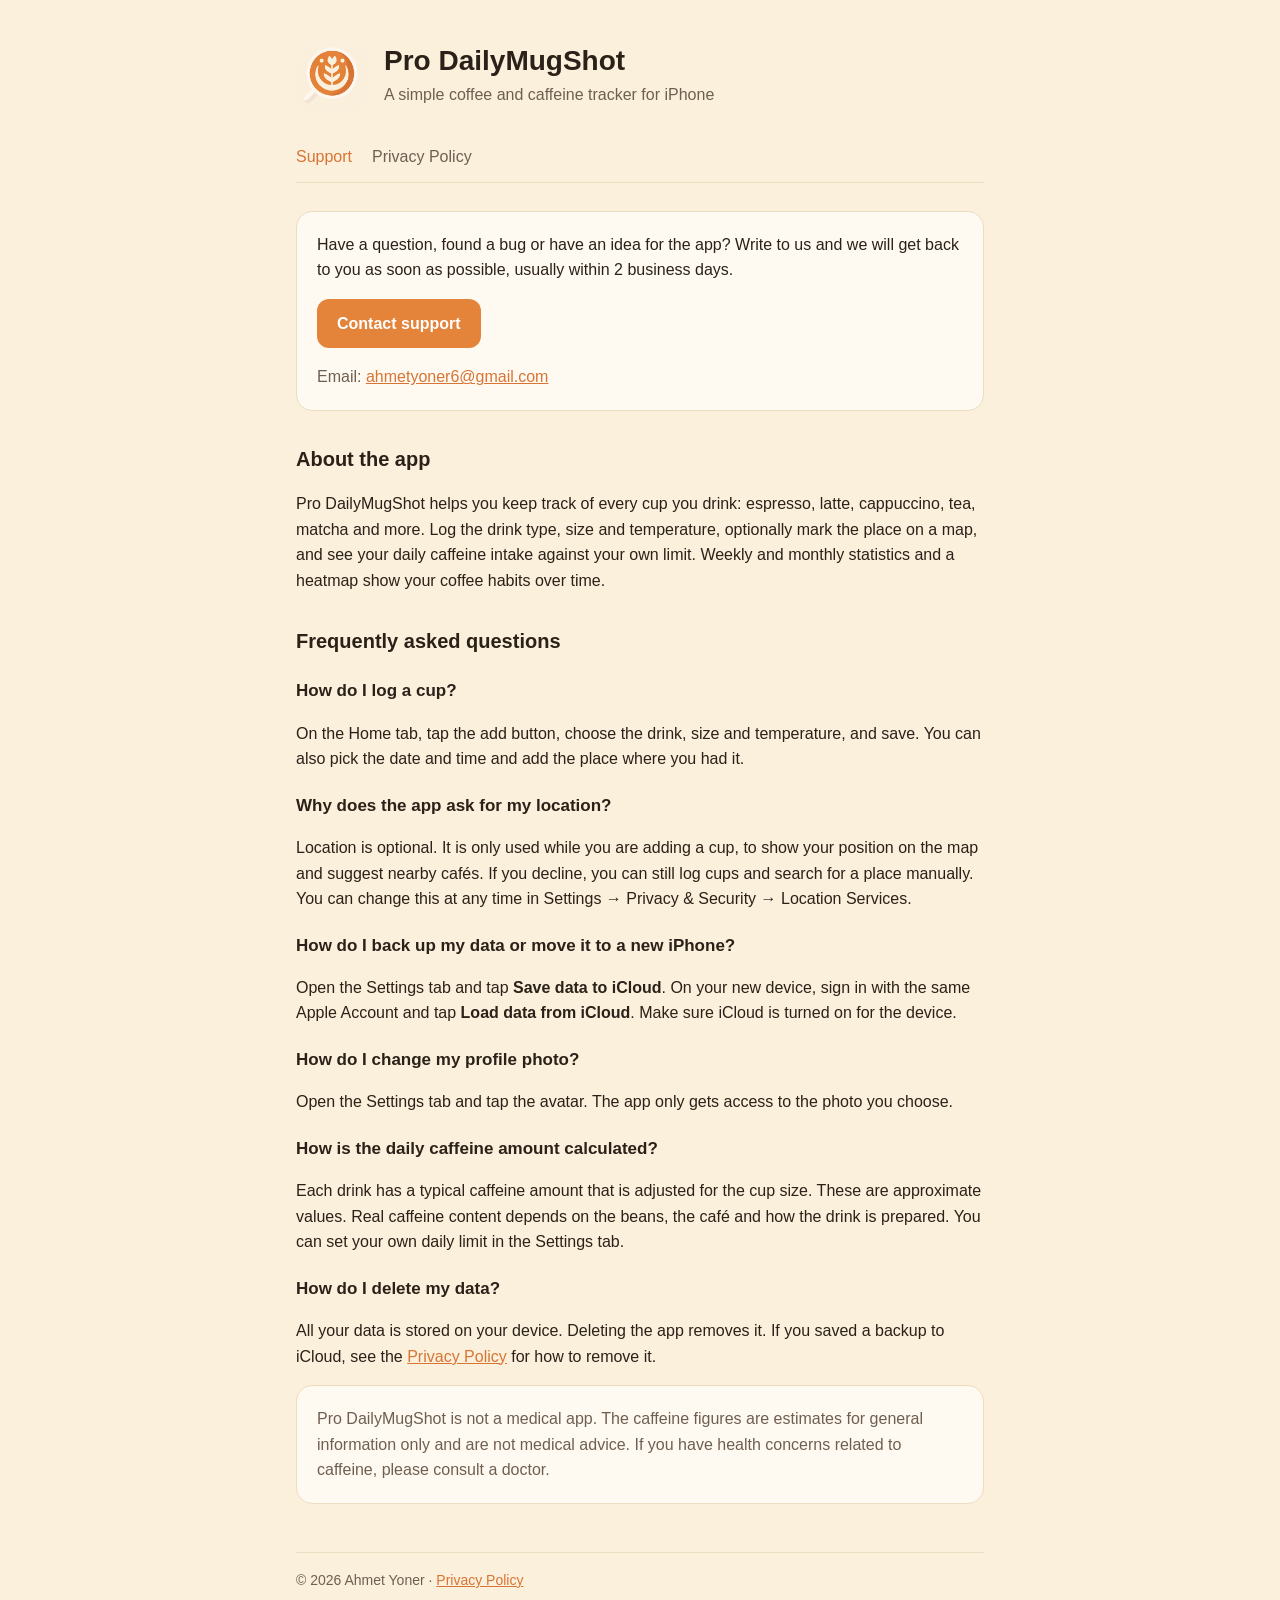
<file: index.html>
<!doctype html>
<html lang="en">
<head>
  <meta charset="utf-8">
  <meta name="viewport" content="width=device-width, initial-scale=1">
  <title>Pro DailyMugShot — Support</title>
  <meta name="description" content="Support for Pro DailyMugShot, a simple coffee and caffeine tracker for iPhone.">
  <link rel="stylesheet" href="style.css">
  <link rel="icon" href="icon.png">
</head>
<body>
  <div class="wrap">
    <header>
      <img src="icon.png" alt="Pro DailyMugShot icon">
      <div>
        <h1>Pro DailyMugShot</h1>
        <p>A simple coffee and caffeine tracker for iPhone</p>
      </div>
    </header>

    <nav>
      <a href="./" aria-current="page">Support</a>
      <a href="privacy.html">Privacy Policy</a>
    </nav>

    <div class="card">
      <p>Have a question, found a bug or have an idea for the app? Write to us and we will get back to you as soon as possible, usually within 2 business days.</p>
      <p><a class="button" href="mailto:ahmetyoner6@gmail.com?subject=Pro%20DailyMugShot%20Support">Contact support</a></p>
      <p class="muted">Email: <a href="mailto:ahmetyoner6@gmail.com">ahmetyoner6@gmail.com</a></p>
    </div>

    <h2>About the app</h2>
    <p>Pro DailyMugShot helps you keep track of every cup you drink: espresso, latte, cappuccino, tea, matcha and more. Log the drink type, size and temperature, optionally mark the place on a map, and see your daily caffeine intake against your own limit. Weekly and monthly statistics and a heatmap show your coffee habits over time.</p>

    <h2>Frequently asked questions</h2>

    <h3>How do I log a cup?</h3>
    <p>On the Home tab, tap the add button, choose the drink, size and temperature, and save. You can also pick the date and time and add the place where you had it.</p>

    <h3>Why does the app ask for my location?</h3>
    <p>Location is optional. It is only used while you are adding a cup, to show your position on the map and suggest nearby cafés. If you decline, you can still log cups and search for a place manually. You can change this at any time in Settings → Privacy &amp; Security → Location Services.</p>

    <h3>How do I back up my data or move it to a new iPhone?</h3>
    <p>Open the Settings tab and tap <b>Save data to iCloud</b>. On your new device, sign in with the same Apple Account and tap <b>Load data from iCloud</b>. Make sure iCloud is turned on for the device.</p>

    <h3>How do I change my profile photo?</h3>
    <p>Open the Settings tab and tap the avatar. The app only gets access to the photo you choose.</p>

    <h3>How is the daily caffeine amount calculated?</h3>
    <p>Each drink has a typical caffeine amount that is adjusted for the cup size. These are approximate values. Real caffeine content depends on the beans, the café and how the drink is prepared. You can set your own daily limit in the Settings tab.</p>

    <h3>How do I delete my data?</h3>
    <p>All your data is stored on your device. Deleting the app removes it. If you saved a backup to iCloud, see the <a href="privacy.html#deletion">Privacy Policy</a> for how to remove it.</p>

    <div class="card">
      <p class="muted">Pro DailyMugShot is not a medical app. The caffeine figures are estimates for general information only and are not medical advice. If you have health concerns related to caffeine, please consult a doctor.</p>
    </div>

    <footer>
      © 2026 Ahmet Yoner · <a href="privacy.html">Privacy Policy</a>
    </footer>
  </div>
</body>
</html>
</file>
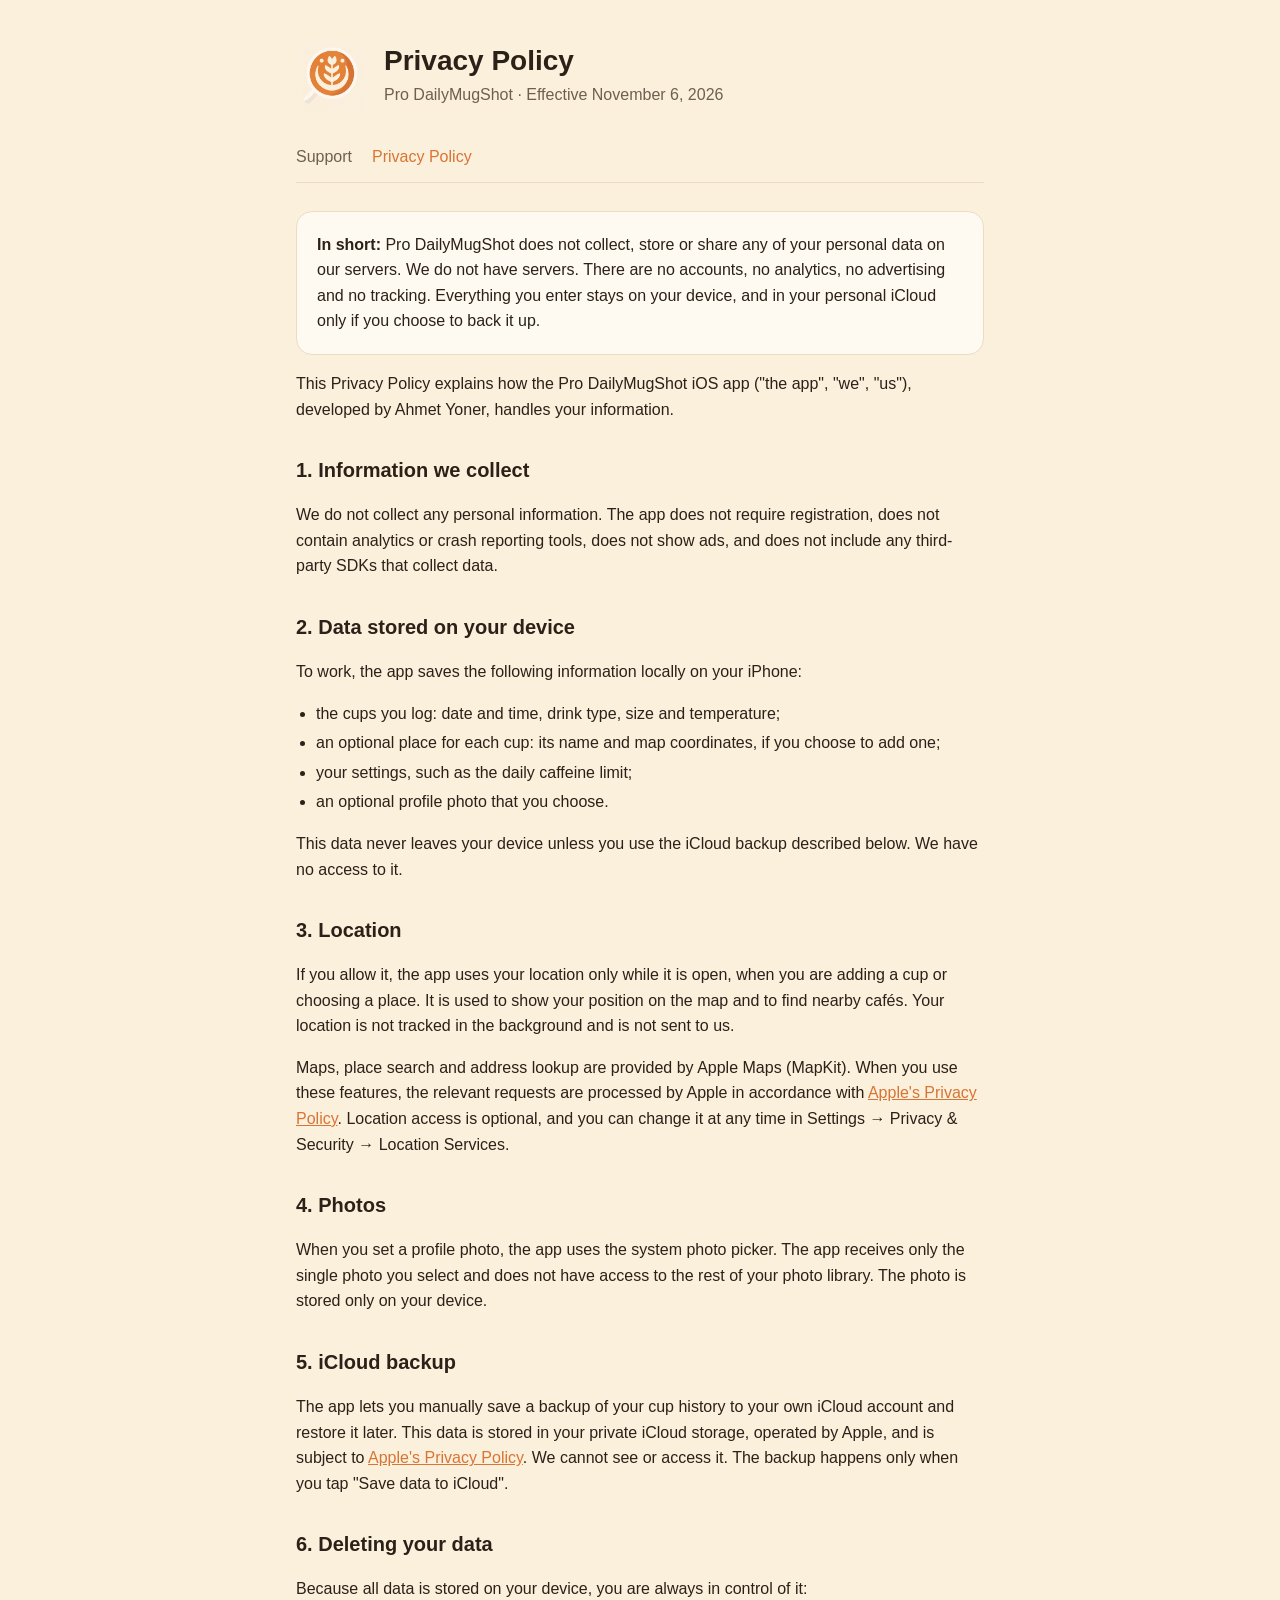
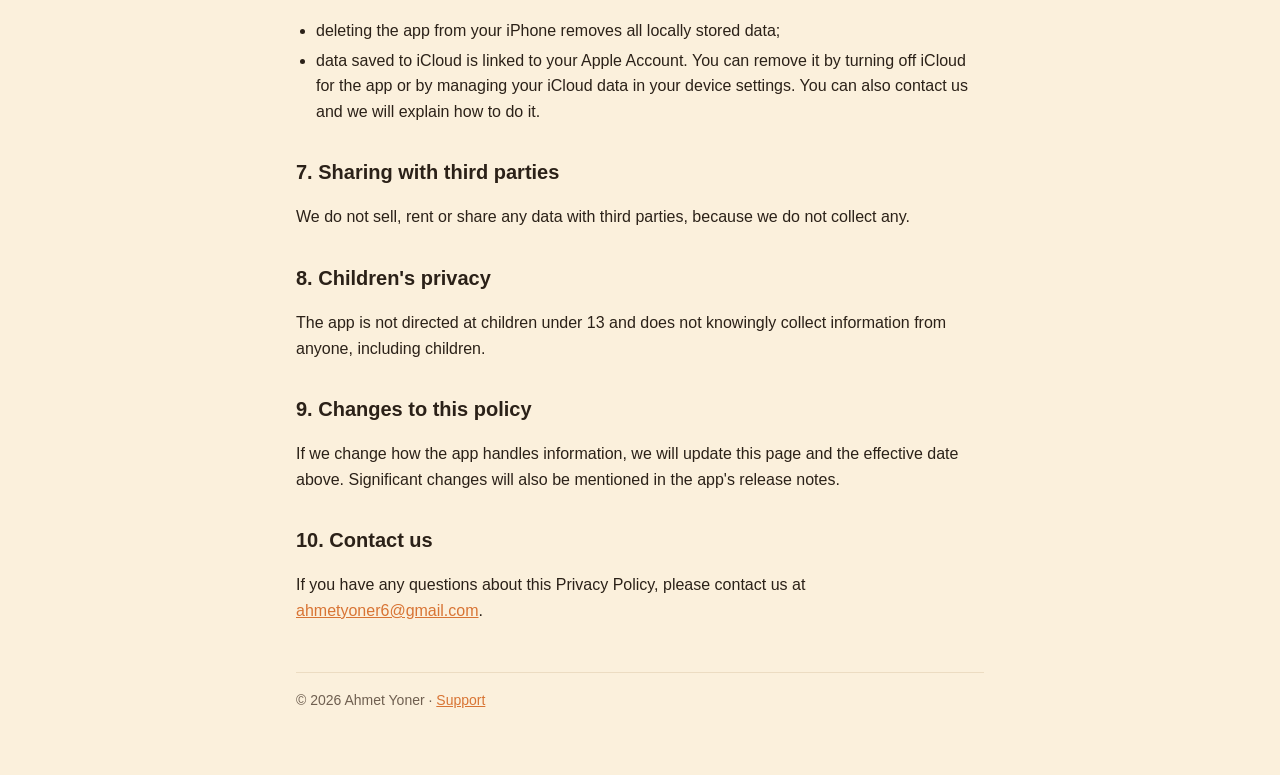
<file: privacy.html>
<!doctype html>
<html lang="en">
<head>
  <meta charset="utf-8">
  <meta name="viewport" content="width=device-width, initial-scale=1">
  <title>Pro DailyMugShot — Privacy Policy</title>
  <meta name="description" content="Privacy Policy for Pro DailyMugShot. The app does not collect any personal data.">
  <link rel="stylesheet" href="style.css">
  <link rel="icon" href="icon.png">
</head>
<body>
  <div class="wrap">
    <header>
      <img src="icon.png" alt="Pro DailyMugShot icon">
      <div>
        <h1>Privacy Policy</h1>
        <p>Pro DailyMugShot · Effective November 6, 2026</p>
      </div>
    </header>

    <nav>
      <a href="./">Support</a>
      <a href="privacy.html" aria-current="page">Privacy Policy</a>
    </nav>

    <div class="card">
      <p><b>In short:</b> Pro DailyMugShot does not collect, store or share any of your personal data on our servers. We do not have servers. There are no accounts, no analytics, no advertising and no tracking. Everything you enter stays on your device, and in your personal iCloud only if you choose to back it up.</p>
    </div>

    <p>This Privacy Policy explains how the Pro DailyMugShot iOS app ("the app", "we", "us"), developed by Ahmet Yoner, handles your information.</p>

    <h2>1. Information we collect</h2>
    <p>We do not collect any personal information. The app does not require registration, does not contain analytics or crash reporting tools, does not show ads, and does not include any third-party SDKs that collect data.</p>

    <h2>2. Data stored on your device</h2>
    <p>To work, the app saves the following information locally on your iPhone:</p>
    <ul>
      <li>the cups you log: date and time, drink type, size and temperature;</li>
      <li>an optional place for each cup: its name and map coordinates, if you choose to add one;</li>
      <li>your settings, such as the daily caffeine limit;</li>
      <li>an optional profile photo that you choose.</li>
    </ul>
    <p>This data never leaves your device unless you use the iCloud backup described below. We have no access to it.</p>

    <h2>3. Location</h2>
    <p>If you allow it, the app uses your location only while it is open, when you are adding a cup or choosing a place. It is used to show your position on the map and to find nearby cafés. Your location is not tracked in the background and is not sent to us.</p>
    <p>Maps, place search and address lookup are provided by Apple Maps (MapKit). When you use these features, the relevant requests are processed by Apple in accordance with <a href="https://www.apple.com/legal/privacy/" target="_blank" rel="noopener">Apple's Privacy Policy</a>. Location access is optional, and you can change it at any time in Settings → Privacy &amp; Security → Location Services.</p>

    <h2>4. Photos</h2>
    <p>When you set a profile photo, the app uses the system photo picker. The app receives only the single photo you select and does not have access to the rest of your photo library. The photo is stored only on your device.</p>

    <h2>5. iCloud backup</h2>
    <p>The app lets you manually save a backup of your cup history to your own iCloud account and restore it later. This data is stored in your private iCloud storage, operated by Apple, and is subject to <a href="https://www.apple.com/legal/privacy/" target="_blank" rel="noopener">Apple's Privacy Policy</a>. We cannot see or access it. The backup happens only when you tap "Save data to iCloud".</p>

    <h2 id="deletion">6. Deleting your data</h2>
    <p>Because all data is stored on your device, you are always in control of it:</p>
    <ul>
      <li>deleting the app from your iPhone removes all locally stored data;</li>
      <li>data saved to iCloud is linked to your Apple Account. You can remove it by turning off iCloud for the app or by managing your iCloud data in your device settings. You can also contact us and we will explain how to do it.</li>
    </ul>

    <h2>7. Sharing with third parties</h2>
    <p>We do not sell, rent or share any data with third parties, because we do not collect any.</p>

    <h2>8. Children's privacy</h2>
    <p>The app is not directed at children under 13 and does not knowingly collect information from anyone, including children.</p>

    <h2>9. Changes to this policy</h2>
    <p>If we change how the app handles information, we will update this page and the effective date above. Significant changes will also be mentioned in the app's release notes.</p>

    <h2>10. Contact us</h2>
    <p>If you have any questions about this Privacy Policy, please contact us at <a href="mailto:ahmetyoner6@gmail.com">ahmetyoner6@gmail.com</a>.</p>

    <footer>
      © 2026 Ahmet Yoner · <a href="./">Support</a>
    </footer>
  </div>
</body>
</html>
</file>
<file: style.css>
:root {
  --accent: #e4833a;
  --accent-deep: #d87434;
  --bg: #fbf0dc;
  --card: #fffaf1;
  --text: #2b2118;
  --muted: #6f5f50;
  --line: #ecdcc2;
}

@media (prefers-color-scheme: dark) {
  :root {
    --bg: #1c1712;
    --card: #26201a;
    --text: #f4ebdd;
    --muted: #b3a491;
    --line: #3a3027;
  }
}

* { box-sizing: border-box; }

body {
  margin: 0;
  background: var(--bg);
  color: var(--text);
  font: 16px/1.6 -apple-system, BlinkMacSystemFont, "SF Pro Text", "Segoe UI", Roboto, Helvetica, Arial, sans-serif;
  -webkit-text-size-adjust: 100%;
}

.wrap {
  max-width: 720px;
  margin: 0 auto;
  padding: 40px 16px 64px;
}

header {
  display: flex;
  align-items: center;
  gap: 16px;
  margin-bottom: 32px;
}

header img {
  width: 72px;
  height: 72px;
  border-radius: 16px;
  flex-shrink: 0;
}

header h1 {
  margin: 0;
  font-size: 28px;
  line-height: 1.2;
}

header p {
  margin: 4px 0 0;
  color: var(--muted);
}

nav {
  display: flex;
  gap: 20px;
  margin-bottom: 28px;
  border-bottom: 1px solid var(--line);
  padding-bottom: 12px;
}

nav a {
  color: var(--muted);
  text-decoration: none;
  font-weight: 500;
}

nav a[aria-current="page"] {
  color: var(--accent-deep);
}

a { color: var(--accent-deep); }

h2 {
  font-size: 20px;
  margin: 32px 0 8px;
}

h3 {
  font-size: 17px;
  margin: 20px 0 4px;
}

.card {
  background: var(--card);
  border: 1px solid var(--line);
  border-radius: 16px;
  padding: 20px;
  margin: 16px 0;
}

.card p:first-child { margin-top: 0; }
.card p:last-child { margin-bottom: 0; }

.button {
  display: inline-block;
  background: var(--accent);
  color: #fff;
  text-decoration: none;
  font-weight: 600;
  padding: 12px 20px;
  border-radius: 12px;
}

ul { padding-left: 20px; }
li { margin: 4px 0; }

.muted { color: var(--muted); }

footer {
  margin-top: 48px;
  padding-top: 16px;
  border-top: 1px solid var(--line);
  color: var(--muted);
  font-size: 14px;
}
</file>
